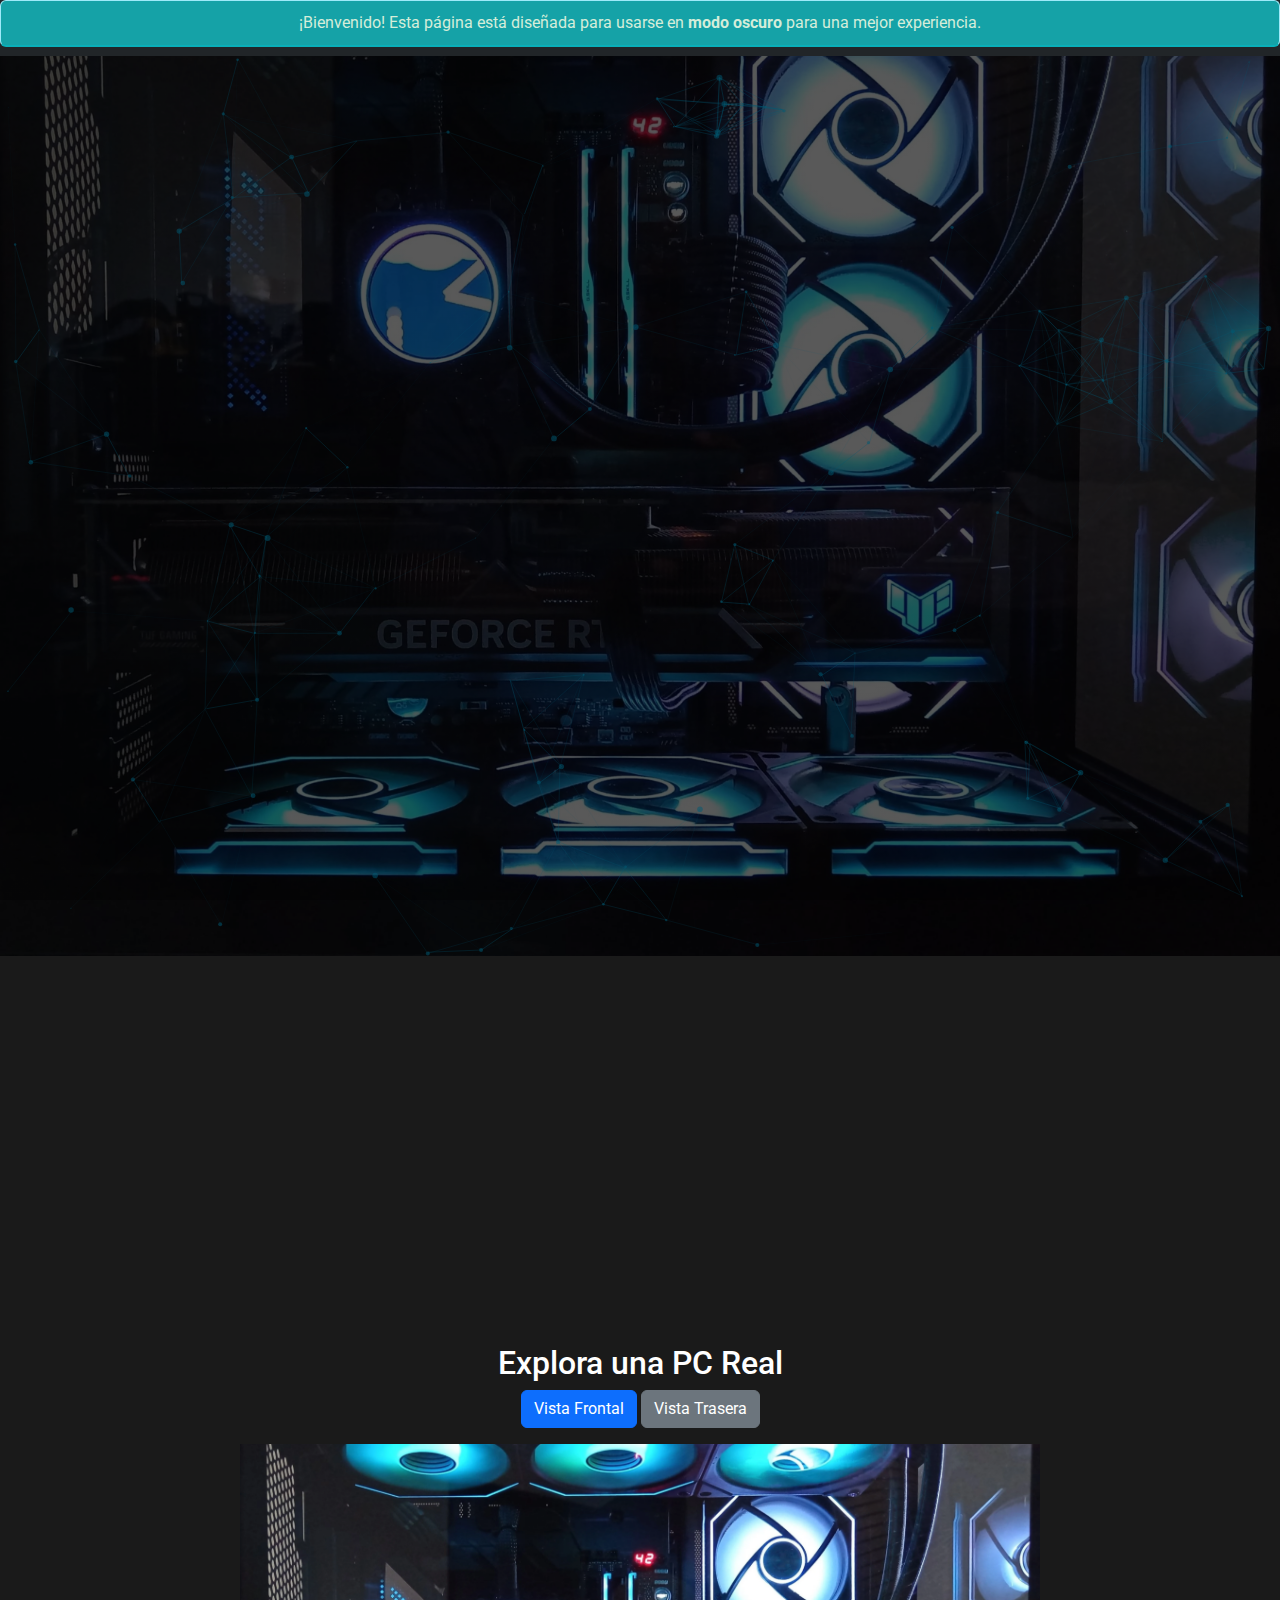
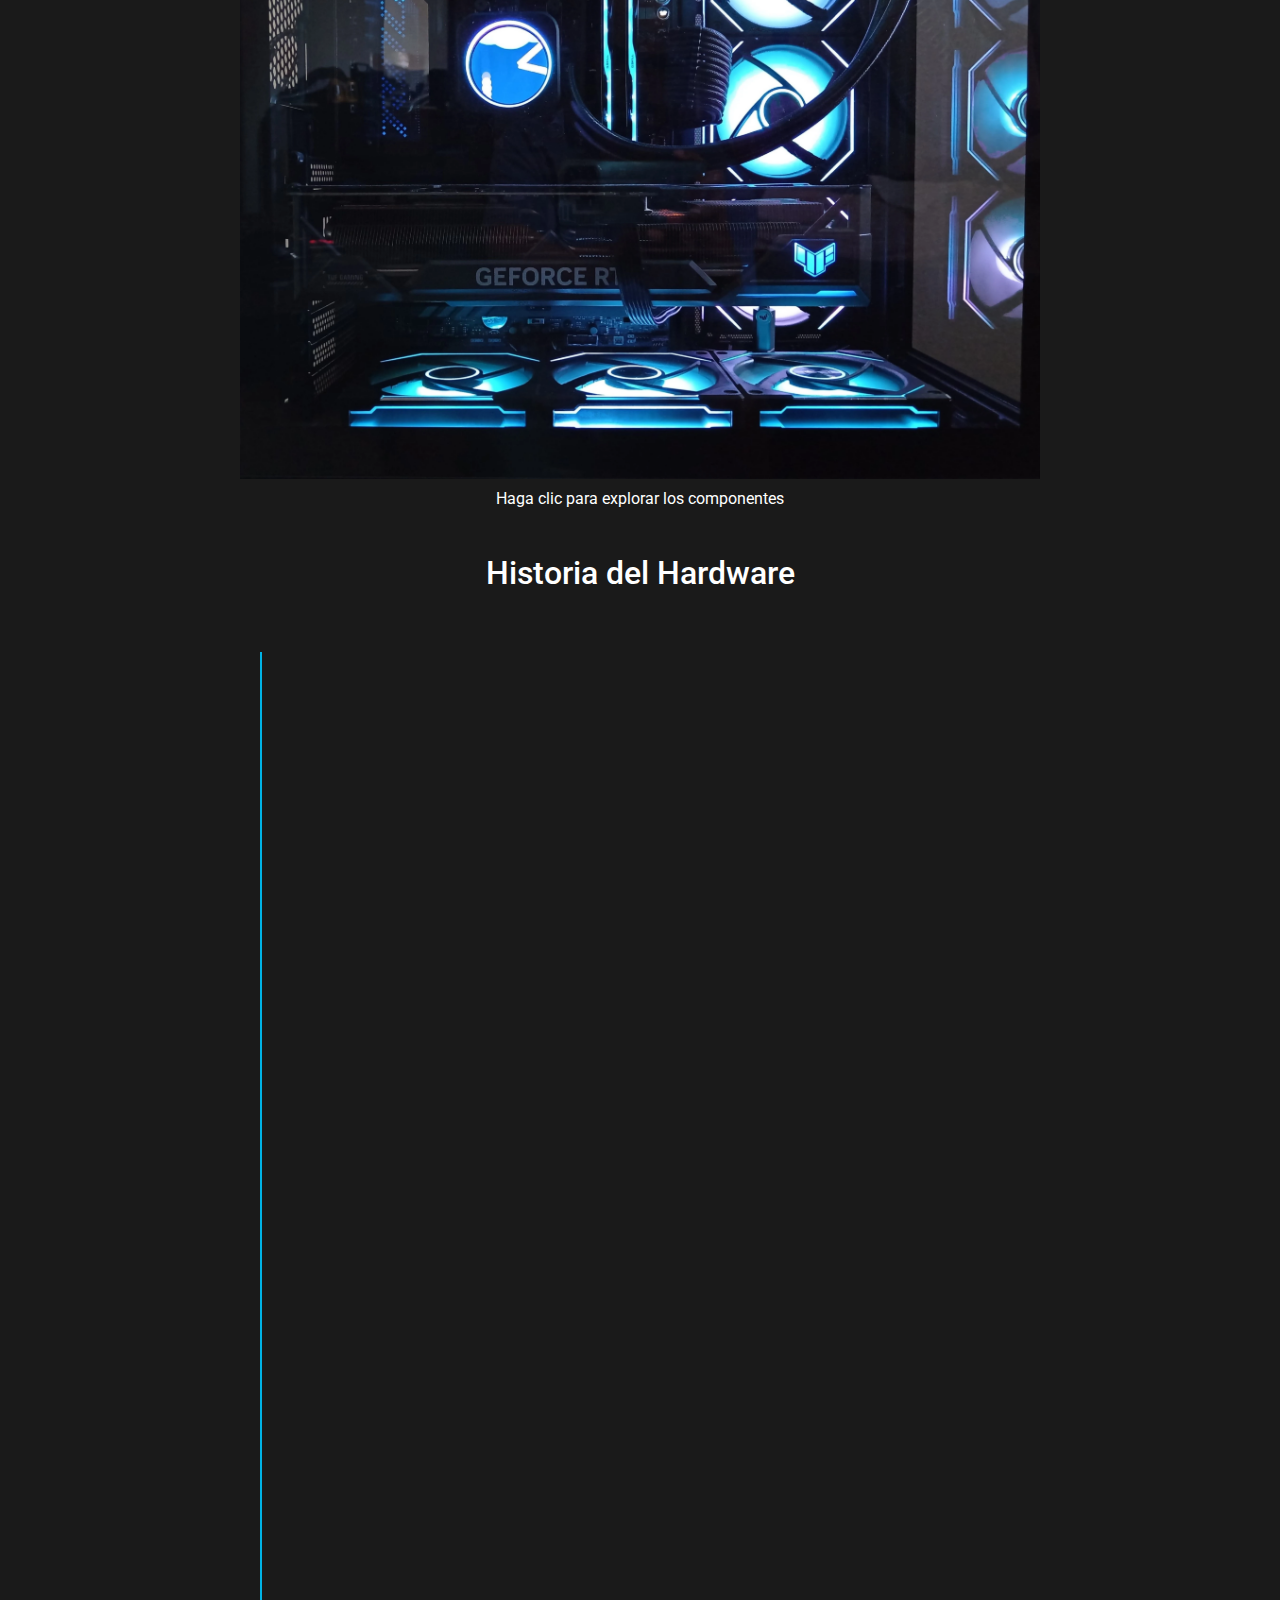
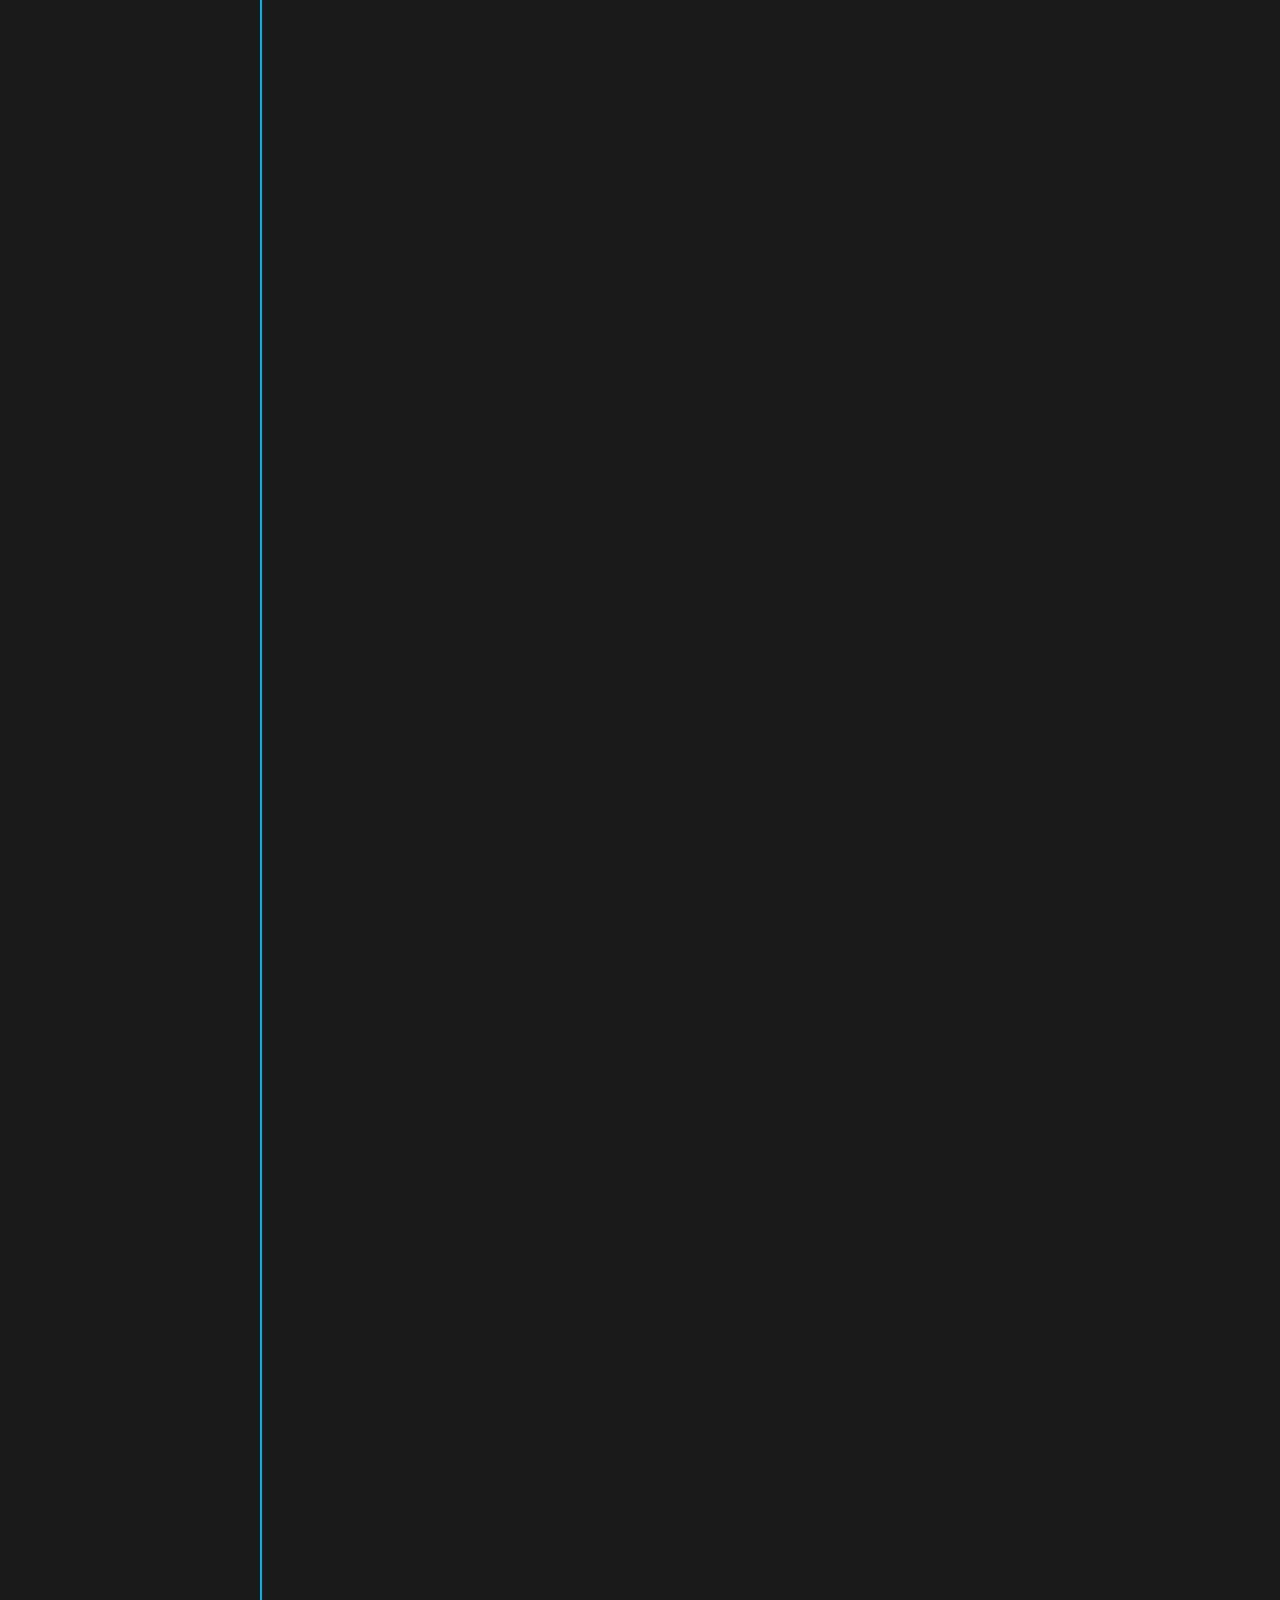
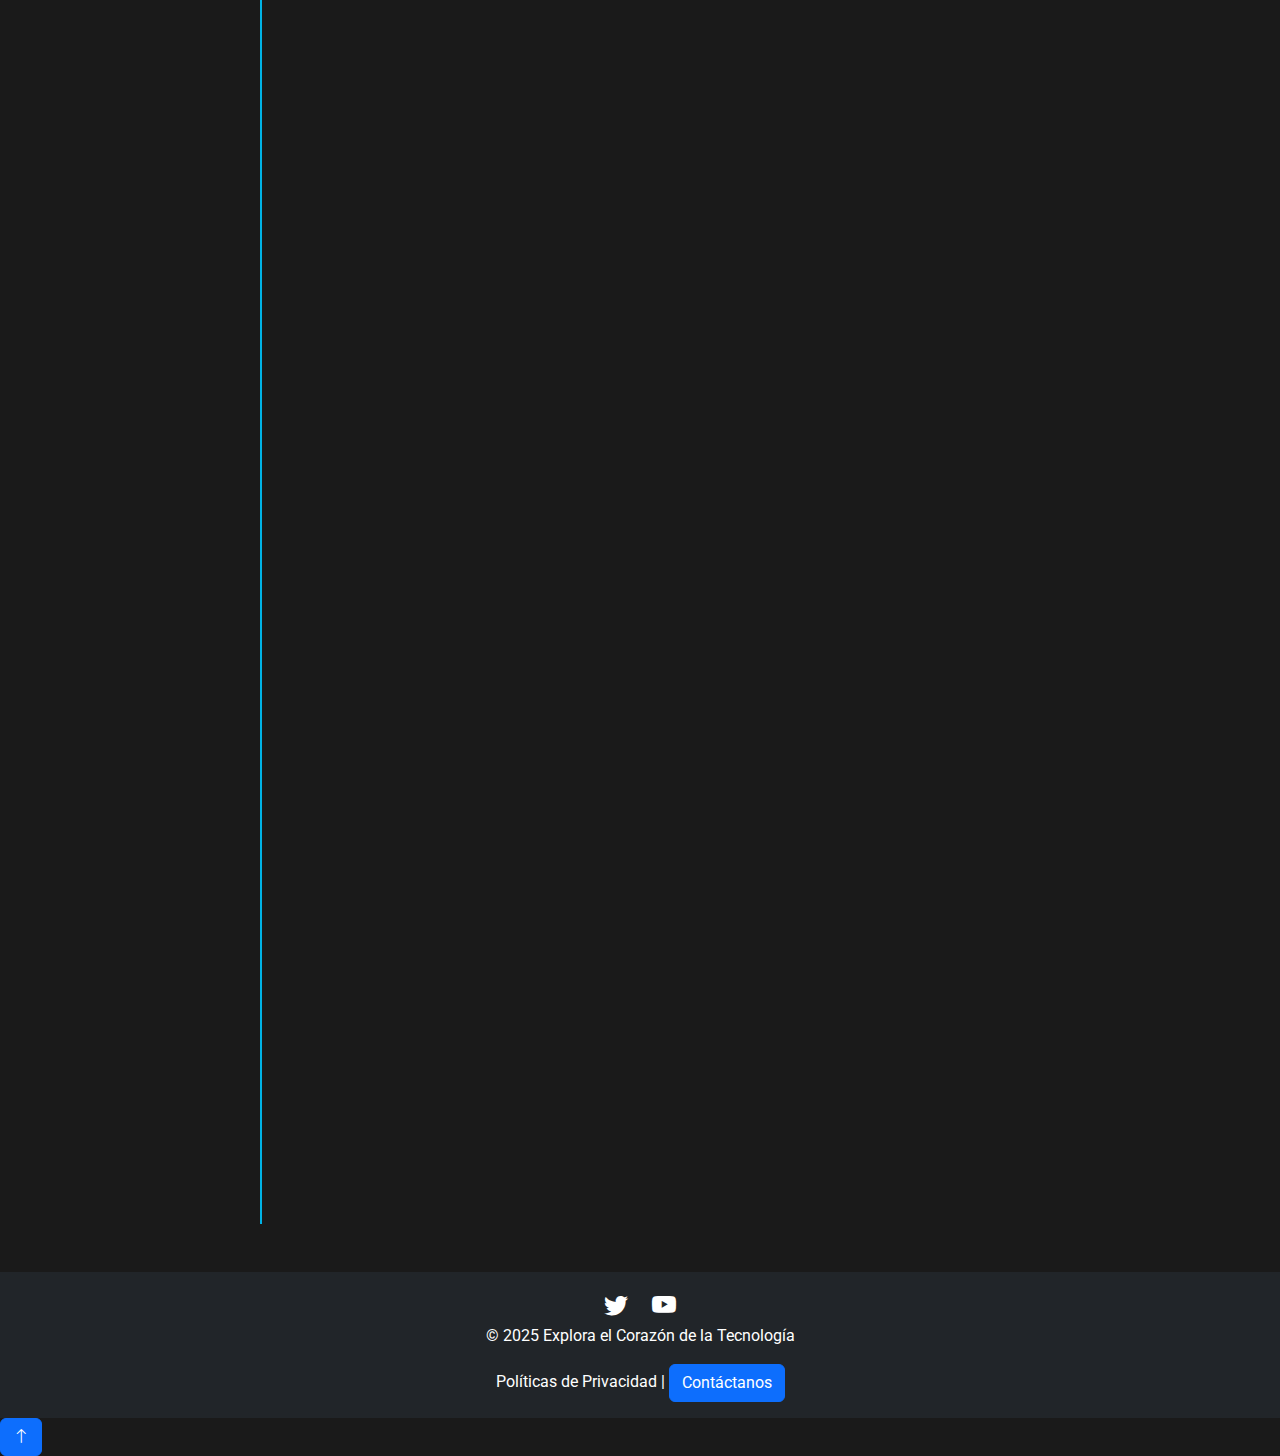
<file: index.html>
<!DOCTYPE html>
<html lang="es">
<head>
    <meta charset="UTF-8">
    <meta name="viewport" content="width=device-width, initial-scale=1.0">
    <meta name="description" content="Explora el hardware informático moderno con una experiencia interactiva única. Descubre los componentes de una PC real y aprende sobre la historia de la tecnología.">
    <meta name="keywords" content="hardware, PC, tecnología, GPU, RTX 4090, Ryzen 7, componentes, informática, simulación interactiva">
    <meta name="author" content="Tu Nombre">
    <meta property="og:title" content="Explora el Corazón de la Tecnología">
    <meta property="og:description" content="Descubre el mundo del hardware informático como nunca antes con nuestra simulación interactiva de una PC real.">
    
    <meta property="og:image" content="images/pc_closed.webp">
    <meta property="og:url" content="https://tu-sitio.com">
    <meta property="og:type" content="website">
    <meta name="twitter:card" content="summary_large_image">
    <meta name="twitter:title" content="Explora el Corazón de la Tecnología">
    <meta name="twitter:description" content="Descubre el mundo del hardware informático como nunca antes con nuestra simulación interactiva de una PC real.">
    
    <meta name="twitter:image" content="images/pc_closed.webp">
    <title>Explora el Corazón de la Tecnología</title>
    <!-- Favicon -->
    <link rel="icon" type="image/x-icon" href="images/favicon.ico">
    <!-- Fuentes y Bootstrap -->
    <link href="https://fonts.googleapis.com/css2?family=Roboto:wght@400;700&display=swap" rel="stylesheet">
    <link href="https://cdn.jsdelivr.net/npm/bootstrap@5.3.0/dist/css/bootstrap.min.css" rel="stylesheet">
    <link href="https://cdn.jsdelivr.net/npm/bootstrap-icons/font/bootstrap-icons.css" rel="stylesheet">
    <!-- Tu CSS -->
    <link rel="stylesheet" href="./styles.css">
    <!-- Preload imagen pc_closed.webp -->
    <link rel="preload" href="images/pc_closed.webp" as="image">
    <link rel="preload" href="https://fonts.googleapis.com/css2?family=Roboto:wght@400;700&display=swap" as="style">
</head>
<body class="dark-mode">
    <!-- Mensaje de Bienvenida -->
    <div id="welcome-message" class="alert alert-info text-center" role="alert">
        ¡Bienvenido! Esta página está diseñada para usarse en <strong>modo oscuro</strong> para una mejor experiencia. 
        <button id="close-welcome" class="btn btn-close ms-2" aria-label="Cerrar"></button>
    </div>
    
    
    <nav class="navbar navbar-expand-lg navbar-dark bg-dark">
        <div class="container">
            <a class="navbar-brand" href="#">Descubre la Esencia Tecnológica</a>
            <button class="navbar-toggler" type="button" data-bs-toggle="collapse" data-bs-target="#navbarNav" aria-controls="navbarNav" aria-expanded="false" aria-label="Toggle navigation">
                <span class="navbar-toggler-icon"></span>
            </button>
            <div class="collapse navbar-collapse" id="navbarNav">
                <ul class="navbar-nav ms-auto">
                    <li class="nav-item"><a class="nav-link active" href="index.html">Inicio</a></li>
                    <li class="nav-item"><a class="nav-link" href="news.html">Noticias</a></li>
                    <li class="nav-item"><a class="nav-link" href="links.html">Enlaces</a></li>
                    <li class="nav-item"><a class="nav-link" href="contact.html">Contacto</a></li>
                    <li class="nav-item">
                        <button id="theme-toggle" class="btn btn-link nav-link"><i class="bi bi-sun"></i></button>
                    </li>
                </ul>
            </div>
        </div>
    </nav>

    <!-- Hero Section con Partículas y Overlay -->
    <header class="hero text-center text-white" id="hero-section">
        <!-- Overlay para reforzar el contraste -->
        <div class="hero-overlay"></div>
        <!-- Contenedor para Particles.js -->
        <div id="particles-js" class="particles-container"></div>
        <div class="hero-content">
            <h1 class="animate-hero-title">Explora el Corazón de la Tecnología</h1>
            <p class="animate-hero-subtitle">Descubre el mundo del hardware informático como nunca antes.</p>
            <a href="#pc-section" class="btn btn-primary btn-lg mt-3 animate-hero-btn">Explora Ahora</a>
        </div>
        <!-- Cambiamos pc_closed.webp a pc_closed.webp en el background -->
        <style>
        .hero {
            background: linear-gradient(rgba(0, 0, 0, 0.3), rgba(0, 0, 0, 0.3)),
                        url('images/pc_closed.webp') no-repeat center/cover;
            background-attachment: fixed;
        }
        </style>
    </header>

    <!-- Sección Introductoria -->
    <section class="container my-5 intro-section">
        <div class="row text-center">
            <div class="col-md-8 mx-auto">
                <h2 class="mb-4">Descubre el Hardware Moderno</h2>
                <p>Interactúa con una simulación realista de una PC, explora sus componentes y aprende sobre su evolución a lo largo de la historia. Pasa el cursor sobre los elementos para descubrir más y haz clic para verlos en detalle.</p>
                <button id="start-tutorial" class="btn btn-info mt-3">Iniciar Tutorial</button>
            </div>
        </div>
    </section>

    <!-- PC Virtual con Tutorial -->
    <section class="container my-5" id="pc-section">
        <h2 class="text-center">Explora una PC Real</h2>
        <div class="view-toggle text-center mb-3">
            <button id="view-front" class="btn btn-primary active">Vista Frontal</button>
            <button id="view-back" class="btn btn-secondary">Vista Trasera</button>
        </div>
        <div class="pc-container position-relative">
            <div id="pc-views">
                <!-- Vista Frontal -->
                <div id="pc-front-view" class="pc-view active">
                    <!-- Cambiamos pc_closed.webp a pc_closed.webp -->
                    <img src="images/pc_closed.webp" alt="PC Cerrada" id="pc-image" class="img-fluid interactive" tabindex="0">
                    <p class="text-center mt-2">Haga clic para explorar los componentes</p>
                    <div id="pc-inside" class="d-none position-relative">
                        <!-- Cambiamos pc_open.webp a pc_open.webp -->
                        <img src="images/pc_open.webp" alt="PC Abierta" class="img-fluid rgb-effect" usemap="#pc-map">
                        <div class="hotspot-highlights">
                            <!-- Hotspots (sin cambio en coordenadas, solo en la data-image) -->
                            <div class="highlight" data-area="GPU" style="left: 50px; top: 355px; width: 562px; height: 120px;"></div>
                            <div class="highlight" data-area="Cooler" style="left: 221px; top: 188px; width: 101px; height: 97px;"></div>
                            <div class="highlight" data-area="Motherboard" style="left: 106px; top: 137px; width: 90px; height: 183px;"></div>
                            <div class="highlight" data-area="Fans" style="left: 111px; top: 14px; width: 514px; height: 66px;"></div>
                            <div class="highlight" data-area="Ram" style="left: 356px; top: 157px; width: 39px; height: 171px;"></div>
                            <div class="highlight" data-area="PSU" style="left: 95px; top: 511px; width: 34px; height: 29px;"></div>
                            <div class="highlight" data-area="SSD" style="left: 250px; top: 400px; width: 80px; height: 50px;"></div>
                        </div>
                        <div id="tutorial-overlay" class="tutorial-overlay d-none">
                            <div class="tutorial-step">
                                <h4>Paso <span id="tutorial-step-number">1</span> de 3</h4>
                                <p id="tutorial-message">Pasa el cursor sobre un componente para verlo resaltado.</p>
                                <button id="next-step" class="btn btn-secondary mt-2">Siguiente</button>
                            </div>
                        </div>
                    </div>
                    <map name="pc-map">
                        <!-- Cambiamos data-image de .webp a .webp -->
                        <area alt="GPU" title="GPU" data-image="images/gpu_zoomed.webp" coords="50,355,612,475" shape="rect" aria-label="Haz clic para ver la GPU">
                        <area alt="Cooler" title="Cooler" data-image="images/cooler_zoomed.webp" coords="221,188,322,285" shape="rect" aria-label="Haz clic para ver el Cooler">
                        <area alt="Motherboard" title="Motherboard" data-image="images/motherboard_zoomed.webp" coords="106,137,196,320" shape="rect" aria-label="Haz clic para ver la Placa Base">
                        <area alt="Fans" title="Fans" data-image="images/fans_zoomed.webp" coords="111,14,625,80" shape="rect" aria-label="Haz clic para ver los Ventiladores">
                        <area alt="Ram" title="Ram" data-image="images/ram_zoomed.webp" coords="356,157,395,328" shape="rect" aria-label="Haz clic para ver la Memoria RAM">
                        <area alt="PSU" title="PSU" data-image="images/psu_zoomed.webp" coords="95,540,129,511" shape="rect" aria-label="Haz clic para ver la Fuente de Alimentación">
                        <area alt="SSD" title="SSD" data-image="images/ssd_zoomed.webp" coords="250,400,330,450" shape="rect" aria-label="Haz clic para ver el SSD">
                    </map>
                </div>

                <!-- Vista Trasera -->
                <div id="pc-back-view" class="pc-view d-none">
                    <!-- Cambiamos back_closed.webp a back_closed.webp -->
                    <img src="images/back_closed.webp" alt="PC Trasera Cerrada" id="pc-back-closed" class="img-fluid interactive" tabindex="0">
                    <p class="text-center mt-2">Haga clic o presione Enter para explorar los componentes traseros</p>
                    <div id="pc-back-open" class="d-none position-relative">
                        <!-- Cambiamos back_open.webp a back_open.webp -->
                        <img src="images/back_open.webp" alt="PC Trasera Abierta" class="img-fluid rgb-effect" usemap="#back-map">
                        <div class="hotspot-highlights">
                            <div class="highlight" data-area="PSU" style="left: 472px; top: 400px; width: 263px; height: 221px;" data-debug="PSU"></div>
                        </div>
                    </div>
                    <map name="back-map">
                        <!-- Cambiamos psu_zoomed.webp a psu_zoomed.webp -->
                        <area alt="PSU" title="PSU" data-image="images/psu_zoomed.webp" coords="472,440,735,661" shape="rect" aria-label="Haz clic para ver la Fuente de Alimentación">
                    </map>
                </div>

                <!-- Contenedor Único para la Imagen Ampliada con Botones -->
                <div id="zoomed-view" class="d-none position-relative">
                    <div class="zoomed-content d-flex align-items-center">
                        
                        <img id="zoomed-image" src="images/cooler_zoomed.webp" alt="Componente Ampliada" width="800" height="650">
                        <div class="component-info ms-3 text-white">
                            <h3 id="zoomed-title">Cooler</h3>
                            <p id="zoomed-desc">Pump block del cooler, encargado de la refrigeración líquida.</p>
                        </div>
                    </div>
                    <div id="zoomed-controls" class="position-absolute bottom-0 end-0 m-3 d-none">
                        <button id="remove-cooler" class="btn btn-warning me-2">Remover el Cooler</button>
                        <button id="back-button" class="btn btn-secondary d-none">Volver Atrás</button>
                    </div>
                    <button id="close-zoomed" class="btn btn-danger btn-sm position-absolute top-0 end-0 m-2">Cerrar</button>
                </div>
            </div>
            <div id="tooltip" class="tooltip d-none"></div>
        </div>
    </section>

    <!-- Sección Histórica con Animaciones Mejoradas -->
    <section class="container my-5" id="history-section">
        <h2 class="text-center">Historia del Hardware</h2>
        <div class="timeline-container">
            <ul class="timeline-list">
                <li class="timeline-item" data-year="1971">
                    <div class="timeline-icon"><i class="bi bi-cpu"></i></div>
                    <div class="timeline-content">
                        <h3>1971 - Primer Microprocesador</h3>
                        <p class="short-desc">Intel 4004, el primer microprocesador comercial.</p>
                        <div class="expanded-desc">
                            <p>El Intel 4004 marcó el inicio de la era de los microprocesadores, con una velocidad de 740 kHz y 2300 transistores.</p>
                            <img src="images/intel_4004.webp" alt="Intel 4004" class="img-fluid" loading="lazy">
                        </div>
                    </div>
                </li>
                <li class="timeline-item" data-year="1981">
                    <div class="timeline-icon"><i class="bi bi-pc-display"></i></div>
                    <div class="timeline-content">
                        <h3>1981 - IBM PC</h3>
                        <p class="short-desc">La IBM PC establece el estándar de computadoras personales.</p>
                        <div class="expanded-desc">
                            <p>Lanzada en agosto de 1981, la IBM PC con procesador Intel 8088 definió la arquitectura de las PCs modernas.</p>
                            <img src="images/ibm_pc.webp" alt="IBM PC" class="img-fluid" loading="lazy">
                        </div>
                    </div>
                </li>
                <li class="timeline-item" data-year="1993">
                    <div class="timeline-icon"><i class="bi bi-gpu-card"></i></div>
                    <div class="timeline-content">
                        <h3>1993 - Tarjetas Gráficas 3D</h3>
                        <p class="short-desc">3dfx Voodoo revoluciona los gráficos.</p>
                        <div class="expanded-desc">
                            <p>La 3dfx Voodoo trajo gráficos 3D acelerados por hardware al mercado de consumo, cambiando la industria de los videojuegos.</p>
                            <img src="images/voodoo.webp" alt="3dfx Voodoo" class="img-fluid" loading="lazy">
                        </div>
                    </div>
                </li>
                <li class="timeline-item" data-year="2007">
                    <div class="timeline-icon"><i class="bi bi-phone"></i></div>
                    <div class="timeline-content">
                        <h3>2007 - iPhone y Procesadores Móviles</h3>
                        <p class="short-desc">Apple lanza el iPhone, popularizando los SoC móviles.</p>
                        <div class="expanded-desc">
                            <p>El iPhone introdujo el chip ARM personalizado, marcando el auge de los procesadores móviles de alto rendimiento.</p>
                            <img src="images/iphone.webp" alt="iPhone" class="img-fluid" loading="lazy">
                        </div>
                    </div>
                </li>
                <li class="timeline-item" data-year="2017">
                    <div class="timeline-icon"><i class="bi bi-hdd-stack"></i></div>
                    <div class="timeline-content">
                        <h3>2017 - Almacenamiento NVMe</h3>
                        <p class="short-desc">Los SSD NVMe superan a los discos tradicionales.</p>
                        <div class="expanded-desc">
                            <p>Los SSD con tecnología NVMe, como el Samsung 960 Pro, ofrecieron velocidades de lectura/escritura revolucionarias.</p>
                            <img src="images/nvme.webp" alt="SSD NVMe" class="img-fluid" loading="lazy">
                        </div>
                    </div>
                </li>
                <li class="timeline-item" data-year="2025">
                    <div class="timeline-icon"><i class="bi bi-motherboard"></i></div>
                    <div class="timeline-content">
                        <h3>2025 - Hardware Moderno</h3>
                        <p class="short-desc">RTX 4090 y Ryzen 9000 lideran el mercado.</p>
                        <div class="expanded-desc">
                            <p>La RTX 4090 y Ryzen 9000 representan lo último en rendimiento gráfico y computacional, con soporte para IA y 8K.</p>
                            <img src="images/rtx_4090.webp" alt="RTX 4090" class="img-fluid" loading="lazy">
                        </div>
                    </div>
                </li>
            </ul>
        </div>
    </section>

    <!-- Footer -->
    <footer class="bg-dark text-white text-center py-3">
        <div class="social-links">
            <a href="https://twitter.com" target="_blank"><i class="bi bi-twitter"></i></a>
            <a href="https://youtube.com" target="_blank"><i class="bi bi-youtube"></i></a>
        </div>
        <p>© 2025 Explora el Corazón de la Tecnología</p>
        <a href="#" data-bs-toggle="modal" data-bs-target="#privacyModal">Políticas de Privacidad</a> | 
        <a href="mailto:lc2012-0869@unphu.edu.do?subject=Consulta%20desde%20Explora%20el%20Corazón&body=Hola,%20tengo%20una%20pregunta%20o%20comentario%20sobre%20el%20proyecto.%20Gracias!" class="btn btn-primary">Contáctanos</a>
    </footer>

    <!-- Botón Volver Arriba -->
    <button id="back-to-top" class="btn btn-primary back-to-top" title="Volver Arriba">
        <i class="bi bi-arrow-up"></i>
    </button>

    <!-- Modal de Políticas de Privacidad -->
    <div class="modal fade" id="privacyModal" tabindex="-1" aria-labelledby="privacyModalLabel" aria-hidden="true">
        <div class="modal-dialog">
            <div class="modal-content">
                <div class="modal-header">
                    <h5 class="modal-title" id="privacyModalLabel">Políticas de Privacidad</h5>
                    <button type="button" class="btn-close" data-bs-dismiss="modal" aria-label="Close"></button>
                </div>
                <div class="modal-body">
                    <p>Respetamos tu privacidad. No compartimos tus datos con terceros. Este sitio usa cookies para mejorar la experiencia del usuario.</p>
                </div>
            </div>
        </div>
    </div>

    <script src="https://cdn.jsdelivr.net/npm/bootstrap@5.3.0/dist/js/bootstrap.bundle.min.js"></script>
    <script src="./js/particles.js"></script>
    <!-- Configuración de Particles.js inline -->
    <script>
    particlesJS("particles-js", {
        "particles": {
            "number": { "value": 80, "density": { "enable": true, "value_area": 800 } },
            "color": { "value": "#00b3e6" },
            "shape": {
                "type": "circle",
                "stroke": { "width": 0, "color": "#000000" },
                "polygon": { "nb_sides": 5 }
            },
            "opacity": { "value": 0.5, "random": false },
            "size": { "value": 3, "random": true },
            "line_linked": { "enable": true, "distance": 150, "color": "#00b3e6", "opacity": 0.4, "width": 1 },
            "move": { "enable": true, "speed": 6, "direction": "none", "random": false, "straight": false, "out_mode": "out" }
        },
        "interactivity": {
            "detect_on": "canvas",
            "events": {
                "onhover": { "enable": true, "mode": "repulse" },
                "onclick": { "enable": true, "mode": "push" },
                "resize": true
            },
            "modes": {
                "grab": { "distance": 140, "line_linked": { "opacity": 1 } },
                "bubble": { "distance": 400, "size": 40, "duration": 2, "opacity": 8, "speed": 3 },
                "repulse": { "distance": 200 },
                "push": { "particles_nb": 4 },
                "remove": { "particles_nb": 2 }
            }
        },
        "retina_detect": true
    });
    </script>
    <script src="./scripts.js"></script>
</body>
</html>
</file>
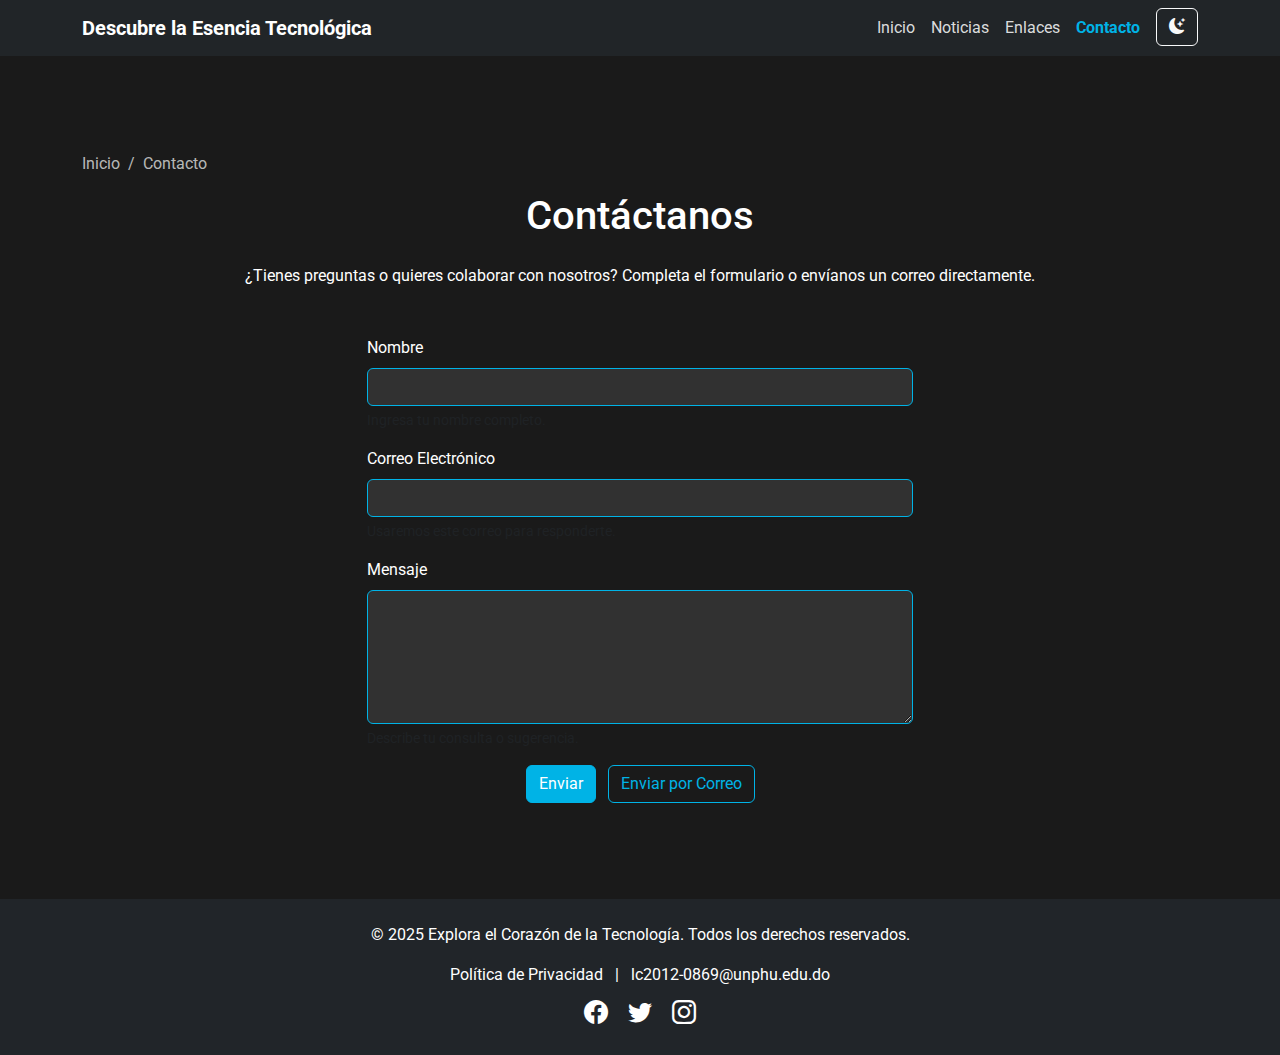
<file: contact.html>
<!DOCTYPE html>
<html lang="es">
<head>
    <meta charset="UTF-8">
    <meta name="viewport" content="width=device-width, initial-scale=1.0">
    <meta name="description" content="Contáctanos en Explora el Corazón de la Tecnología para resolver tus dudas o colaborar con nosotros.">
    <meta name="keywords" content="tecnología, hardware, contacto, soporte, Explora el Corazón">
    <meta name="author" content="Tu Nombre o Equipo">
    <meta property="og:title" content="Contacto - Explora el Corazón de la Tecnología">
    <meta property="og:description" content="Ponte en contacto con nosotros para aprender más sobre tecnología y hardware.">
    <meta property="og:image" content="/images/og-image.jpg">
    <meta property="og:url" content="https://tu-sitio.com/contact.html">
    <meta name="twitter:card" content="summary_large_image">

    <!-- Favicons con ruta /images/ -->
     <link rel="icon" type="image/x-icon" href="images/favicon.ico">

    <!-- Google Fonts -->
    <link href="https://fonts.googleapis.com/css2?family=Roboto:wght@400;700&display=swap" rel="stylesheet">
    <!-- Bootstrap CSS -->
    <link href="https://cdn.jsdelivr.net/npm/bootstrap@5.3.0/dist/css/bootstrap.min.css" rel="stylesheet">
    <!-- Bootstrap Icons -->
    <link href="https://cdn.jsdelivr.net/npm/bootstrap-icons@1.10.5/font/bootstrap-icons.css" rel="stylesheet">
    <!-- Estilos personalizados -->
    <link rel="stylesheet" href="styles.css">

    <!-- Estilos inline para asegurar que el footer esté abajo -->
    <style>
        html, body {
            height: 100%;
            margin: 0;
        }
        .page-wrapper {
            display: flex;
            flex-direction: column;
            min-height: 100vh;
        }
        main {
            flex: 1 0 auto;
        }
        footer {
            flex-shrink: 0;
        }
    </style>

    <title>Contacto - Explora el Corazón de la Tecnología</title>
</head>
<body>
    <div class="page-wrapper">
        <!-- Navbar (sin fixed-top para que no siga al bajar) -->
        <nav class="navbar navbar-expand-lg navbar-dark bg-dark">
            <div class="container">
                <a class="navbar-brand" href="index.html">Descubre la Esencia Tecnológica</a>
                <button class="navbar-toggler" type="button" data-bs-toggle="collapse" data-bs-target="#navbarNav" aria-controls="navbarNav" aria-expanded="false" aria-label="Toggle navigation">
                    <span class="navbar-toggler-icon"></span>
                </button>
                <div class="collapse navbar-collapse" id="navbarNav">
                    <ul class="navbar-nav ms-auto">
                        <li class="nav-item">
                            <a class="nav-link" href="index.html">Inicio</a>
                        </li>
                        <li class="nav-item">
                            <a class="nav-link" href="news.html">Noticias</a>
                        </li>
                        <li class="nav-item">
                            <a class="nav-link" href="links.html">Enlaces</a>
                        </li>
                        <li class="nav-item">
                            <a class="nav-link active" href="contact.html">Contacto</a>
                        </li>
                        <li class="nav-item">
                            <button id="theme-toggle" class="btn btn-outline-light ms-2" aria-label="Cambiar tema">
                                <i class="bi bi-moon-stars-fill"></i>
                            </button>
                        </li>
                    </ul>
                </div>
            </div>
        </nav>

        <!-- Contenido principal -->
        <main class="container my-5 pt-5">
            <nav aria-label="breadcrumb">
                <ol class="breadcrumb">
                    <li class="breadcrumb-item"><a href="index.html">Inicio</a></li>
                    <li class="breadcrumb-item active" aria-current="page">Contacto</li>
                </ol>
            </nav>

            <h1 class="text-center mb-4">Contáctanos</h1>
            <p class="text-center mb-5">¿Tienes preguntas o quieres colaborar con nosotros? Completa el formulario o envíanos un correo directamente.</p>

            <!-- Formulario de contacto -->
            <div class="container my-5">
                <form id="contact-form" class="col-md-6 mx-auto">
                    <div class="mb-3">
                        <label for="name" class="form-label">Nombre</label>
                        <input type="text" class="form-control" id="name" required aria-describedby="nameHelp">
                        <div id="nameHelp" class="form-text">Ingresa tu nombre completo.</div>
                    </div>
                    <div class="mb-3">
                        <label for="email" class="form-label">Correo Electrónico</label>
                        <input type="email" class="form-control" id="email" required aria-describedby="emailHelp">
                        <div id="emailHelp" class="form-text">Usaremos este correo para responderte.</div>
                    </div>
                    <div class="mb-3">
                        <label for="message" class="form-label">Mensaje</label>
                        <textarea class="form-control" id="message" rows="5" required aria-describedby="messageHelp"></textarea>
                        <div id="messageHelp" class="form-text">Describe tu consulta o sugerencia.</div>
                    </div>
                    <div class="text-center">
                        <button type="submit" class="btn btn-primary">Enviar</button>
                        <a href="#" id="mailto-btn" class="btn btn-outline-primary ms-2">Enviar por Correo</a>
                    </div>
                </form>
                <div id="form-success" class="alert alert-success mt-3 d-none" role="alert">
                    ¡Mensaje enviado con éxito! Te responderemos pronto.
                </div>
            </div>
        </main>

        <!-- Footer -->
        <footer class="bg-dark text-white py-4">
            <div class="container text-center">
                <p>© 2025 Explora el Corazón de la Tecnología. Todos los derechos reservados.</p>
                <a href="#" class="text-white" data-bs-toggle="modal" data-bs-target="#privacyModal">Política de Privacidad</a>
                <span class="mx-2">|</span>
                <a href="mailto:lc2012-0869@unphu.edu.do" class="text-white">lc2012-0869@unphu.edu.do</a>
                <div class="social-links mt-2">
                    <a href="https://facebook.com" target="_blank" class="text-white mx-2" aria-label="Facebook"><i class="bi bi-facebook"></i></a>
                    <a href="https://twitter.com" target="_blank" class="text-white mx-2" aria-label="Twitter"><i class="bi bi-twitter"></i></a>
                    <a href="https://instagram.com" target="_blank" class="text-white mx-2" aria-label="Instagram"><i class="bi bi-instagram"></i></a>
                </div>
            </div>
        </footer>
    </div>

    <!-- Modal de Políticas de Privacidad -->
    <div class="modal fade" id="privacyModal" tabindex="-1" aria-labelledby="privacyModalLabel" aria-hidden="true">
        <div class="modal-dialog">
            <div class="modal-content">
                <div class="modal-header">
                    <h5 class="modal-title" id="privacyModalLabel">Política de Privacidad</h5>
                    <button type="button" class="btn-close" data-bs-dismiss="modal" aria-label="Close"></button>
                </div>
                <div class="modal-body">
                    <p>Tu privacidad es importante para nosotros. En Explora el Corazón de la Tecnología, recopilamos información básica como tu nombre y correo electrónico únicamente para responder a tus consultas. No compartimos tus datos con terceros sin tu consentimiento. Para más detalles, contáctanos.</p>
                </div>
                <div class="modal-footer">
                    <button type="button" class="btn btn-secondary" data-bs-dismiss="modal">Cerrar</button>
                </div>
            </div>
        </div>
    </div>

    <!-- Bootstrap JS -->
    <script src="https://cdn.jsdelivr.net/npm/bootstrap@5.3.0/dist/js/bootstrap.bundle.min.js"></script>
    <!-- Scripts personalizados -->
    <script src="scripts.js"></script>
</body>
</html>
</file>
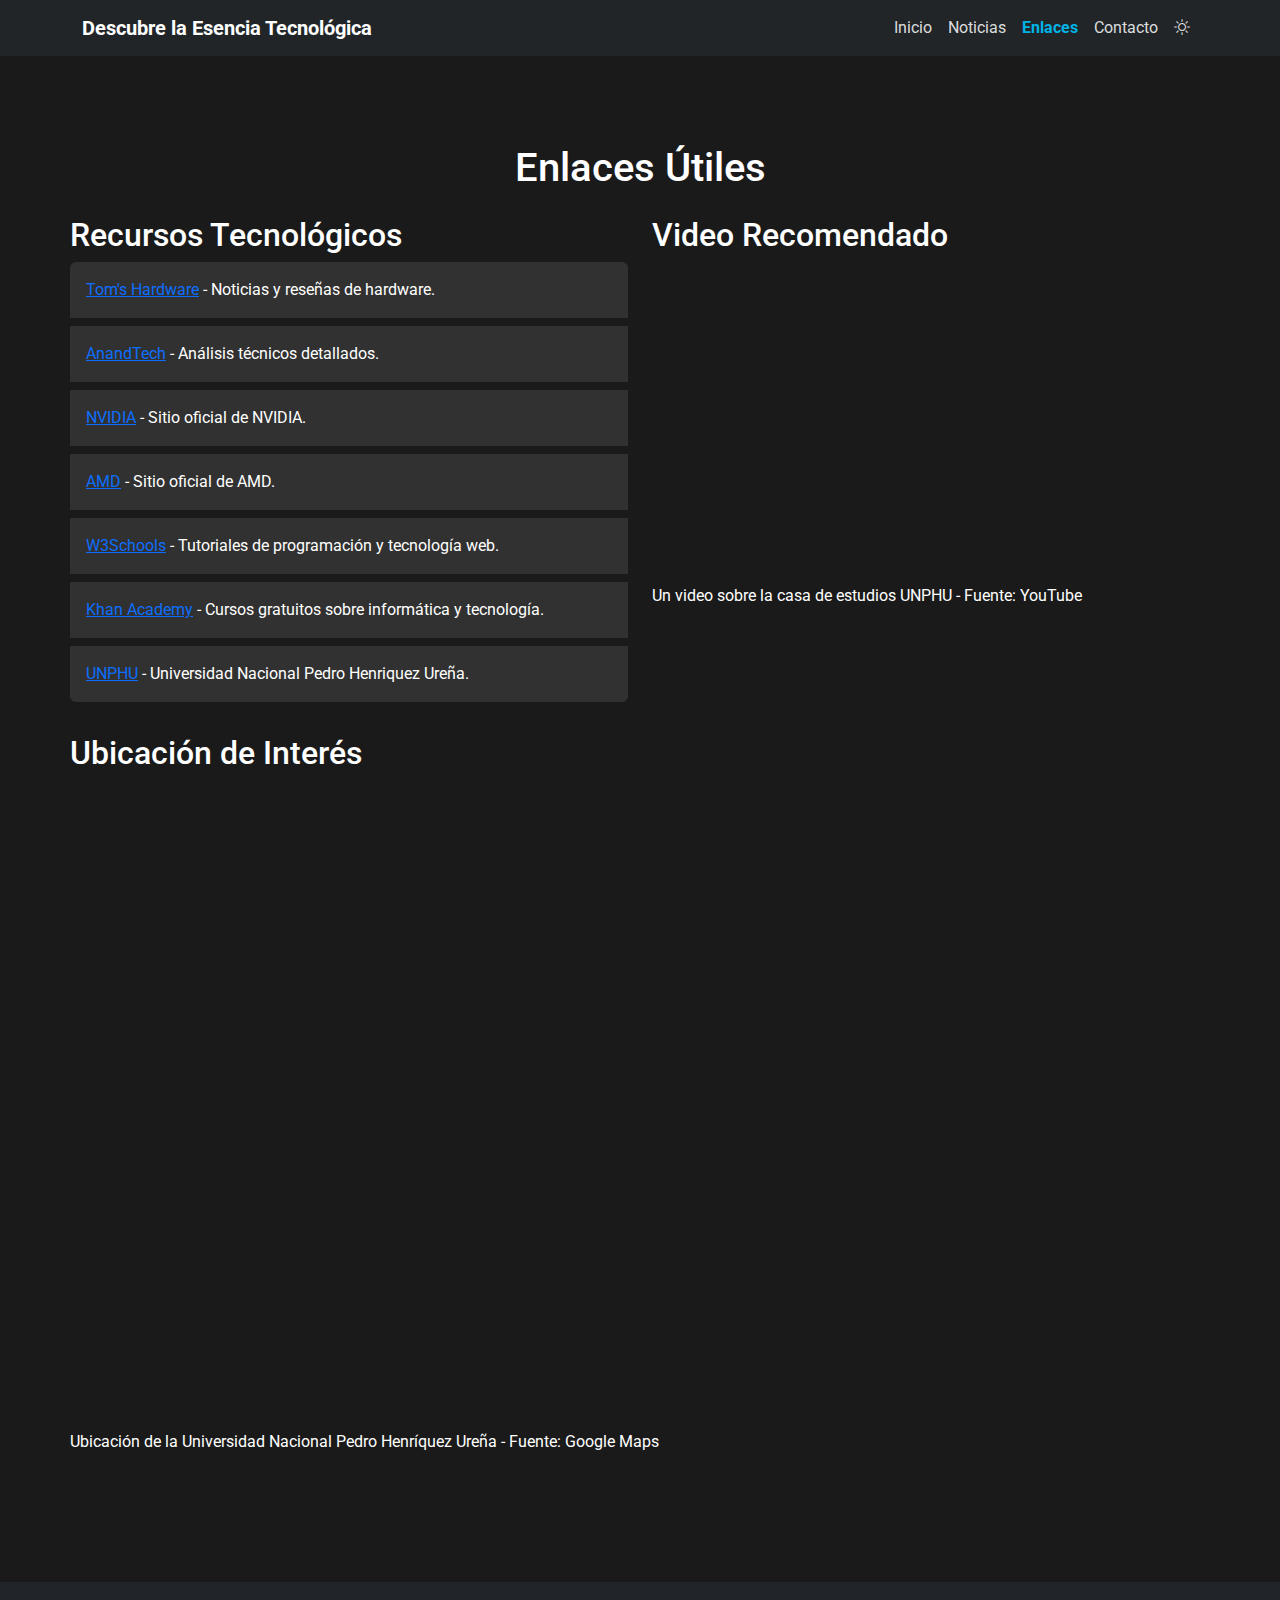
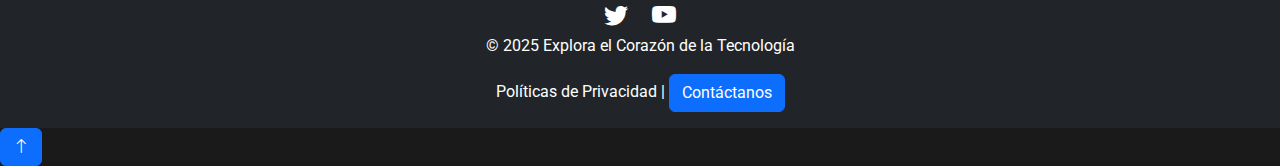
<file: links.html>
<!DOCTYPE html>
<html lang="es">
<head>
    <meta charset="UTF-8">
    <meta name="viewport" content="width=device-width, initial-scale=1.0">
    <meta name="description" content="Enlaces útiles sobre tecnología, videos de YouTube y mapas interactivos.">
    <meta name="keywords" content="tecnología, enlaces, YouTube, Google Maps, hardware">
    <meta name="author" content="Tu Nombre">
    <meta property="og:title" content="Enlaces Útiles - Explora el Corazón de la Tecnología">
    <meta property="og:description" content="Encuentra recursos útiles, videos y mapas relacionados con la tecnología y el hardware.">
    <meta property="og:image" content="images/pc_closed.webp">
    <meta property="og:url" content="https://tu-sitio.com/links.html">
    <meta property="og:type" content="website">
    <meta name="twitter:card" content="summary_large_image">
    <link rel="icon" type="image/x-icon" href="images/favicon.ico">
    <title>Enlaces Útiles - Explora el Corazón de la Tecnología</title>
    <!-- Fuentes y Bootstrap -->
    <link href="https://fonts.googleapis.com/css2?family=Roboto:wght@400;700&display=swap" rel="stylesheet">
    <link href="https://cdn.jsdelivr.net/npm/bootstrap@5.3.0/dist/css/bootstrap.min.css" rel="stylesheet">
    <link href="https://cdn.jsdelivr.net/npm/bootstrap-icons/font/bootstrap-icons.css" rel="stylesheet">
    <!-- Tu CSS -->
    <link rel="stylesheet" href="./styles.css">
</head>
<body class="dark-mode">
    <!-- Navbar -->
    <nav class="navbar navbar-expand-lg navbar-dark bg-dark">
        <div class="container">
            <a class="navbar-brand" href="#">Descubre la Esencia Tecnológica</a>
            <button class="navbar-toggler" type="button" data-bs-toggle="collapse" data-bs-target="#navbarNav" aria-controls="navbarNav" aria-expanded="false" aria-label="Toggle navigation">
                <span class="navbar-toggler-icon"></span>
            </button>
            <div class="collapse navbar-collapse" id="navbarNav">
                <ul class="navbar-nav ms-auto">
                    <li class="nav-item"><a class="nav-link" href="index.html">Inicio</a></li>
                    <li class="nav-item"><a class="nav-link" href="news.html">Noticias</a></li>
                    <li class="nav-item"><a class="nav-link active" href="links.html">Enlaces</a></li>
                    <li class="nav-item"><a class="nav-link" href="contact.html">Contacto</a></li>
                    <li class="nav-item">
                        <button id="theme-toggle" class="btn btn-link nav-link"><i class="bi bi-sun"></i></button>
                    </li>
                </ul>
            </div>
        </div>
    </nav>

    <!-- Sección Principal -->
    <section class="container my-5 section">
        <h1 class="text-center mb-4">Enlaces Útiles</h1>
        <div class="row">
            <!-- Lista de Enlaces -->
            <div class="col-md-6 mb-4">
                <h2>Recursos Tecnológicos</h2>
                <ul class="list-group">
                    <li class="list-group-item">
                        <a href="https://www.tomshardware.com" target="_blank" rel="noopener noreferrer">Tom's Hardware</a> 
                        <span class="link-desc"> - Noticias y reseñas de hardware.</span>
                    </li>
                    <li class="list-group-item">
                        <a href="https://www.anandtech.com" target="_blank" rel="noopener noreferrer">AnandTech</a> 
                        <span class="link-desc"> - Análisis técnicos detallados.</span>
                    </li>
                    <li class="list-group-item">
                        <a href="https://www.nvidia.com" target="_blank" rel="noopener noreferrer">NVIDIA</a> 
                        <span class="link-desc"> - Sitio oficial de NVIDIA.</span>
                    </li>
                    <li class="list-group-item">
                        <a href="https://www.amd.com" target="_blank" rel="noopener noreferrer">AMD</a> 
                        <span class="link-desc"> - Sitio oficial de AMD.</span>
                    </li>
                    <li class="list-group-item">
                        <a href="https://www.w3schools.com" target="_blank" rel="noopener noreferrer">W3Schools</a> 
                        <span class="link-desc"> - Tutoriales de programación y tecnología web.</span>
                    </li>
                    <li class="list-group-item">
                        <a href="https://www.khanacademy.org/computing" target="_blank" rel="noopener noreferrer">Khan Academy</a> 
                        <span class="link-desc"> - Cursos gratuitos sobre informática y tecnología.</span>
                        
                    </li>
                    <li class="list-group-item">
                        <a href="https://https://unphu.edu.do" target="_blank" rel="noopener noreferrer">UNPHU</a> 
                        <span class="link-desc"> - Universidad Nacional Pedro Henriquez Ureña.</span>
                        
                    </li>
                </ul>
            </div>

            <!-- iFrame de YouTube -->
            <div class="col-md-6 mb-4">
                <h2>Video Recomendado</h2>
                <div class="ratio ratio-16x9">
                    <iframe 
                        src="https://www.youtube.com/embed/8VByg8FVaGs?si=QYHatGIyoOVwdH0j" 
                        title="YouTube video player" 
                        frameborder="0" 
                        allow="accelerometer; autoplay; clipboard-write; encrypted-media; gyroscope; picture-in-picture; web-share" 
                        referrerpolicy="strict-origin-when-cross-origin" 
                        allowfullscreen
                        loading="lazy">
                    </iframe>
                </div>
                <p class="text-muted mt-2">Un video sobre la casa de estudios UNPHU - Fuente: YouTube</p>
            </div>

            <!-- iFrame de Google Maps -->
            <div class="col-md-12 mb-4">
                <h2>Ubicación de Interés</h2>
                <div class="ratio ratio-16x9">
                    <iframe 
                        src="https://www.google.com/maps/embed?pb=!1m18!1m12!1m3!1d7568.053124254294!2d-69.95019853403713!3d18.482455993979606!2m3!1f0!2f0!3f0!3m2!1i1024!2i768!4f13.1!3m3!1m2!1s0x8eaf89f362e578d3%3A0x19d59fe09af95898!2sUniversidad%20Nacional%20Pedro%20Henr%C3%ADquez%20Ure%C3%B1a!5e0!3m2!1sen!2sdo!4v1741714008328!5m2!1sen!2sdo" 
                        style="border:0;" 
                        allowfullscreen="" 
                        loading="lazy" 
                        referrerpolicy="no-referrer-when-downgrade">
                    </iframe>
                </div>
                <p class="text-muted mt-2">Ubicación de la Universidad Nacional Pedro Henríquez Ureña - Fuente: Google Maps</p>
            </div>
        </div>
    </section>

    <!-- Footer -->
    <footer class="bg-dark text-white text-center py-3">
        <div class="social-links">
            <a href="https://twitter.com" target="_blank"><i class="bi bi-twitter"></i></a>
            <a href="https://youtube.com" target="_blank"><i class="bi bi-youtube"></i></a>
        </div>
        <p>© 2025 Explora el Corazón de la Tecnología</p>
        <a href="#" data-bs-toggle="modal" data-bs-target="#privacyModal">Políticas de Privacidad</a> | 
        <a href="/cdn-cgi/l/email-protection#472e29212e47223f372b283524312722242f6924282a" class="btn btn-primary">Contáctanos</a>
    </footer>

    <!-- Botón Volver Arriba -->
    <button id="back-to-top" class="btn btn-primary back-to-top" title="Volver Arriba">
        <i class="bi bi-arrow-up"></i>
    </button>

    <!-- Modal de Políticas de Privacidad -->
    <div class="modal fade" id="privacyModal" tabindex="-1" aria-labelledby="privacyModalLabel" aria-hidden="true">
        <div class="modal-dialog">
            <div class="modal-content">
                <div class="modal-header">
                    <h5 class="modal-title" id="privacyModalLabel">Políticas de Privacidad</h5>
                    <button type="button" class="btn-close" data-bs-dismiss="modal" aria-label="Close"></button>
                </div>
                <div class="modal-body">
                    <p>Respetamos tu privacidad. No compartimos tus datos con terceros. Este sitio usa cookies para mejorar la experiencia del usuario.</p>
                </div>
            </div>
        </div>
    </div>

    <!-- Scripts -->
    <script src="https://cdn.jsdelivr.net/npm/bootstrap@5.3.0/dist/js/bootstrap.bundle.min.js"></script>
    <script src="./scripts.js"></script>
</body>
</html>
</file>
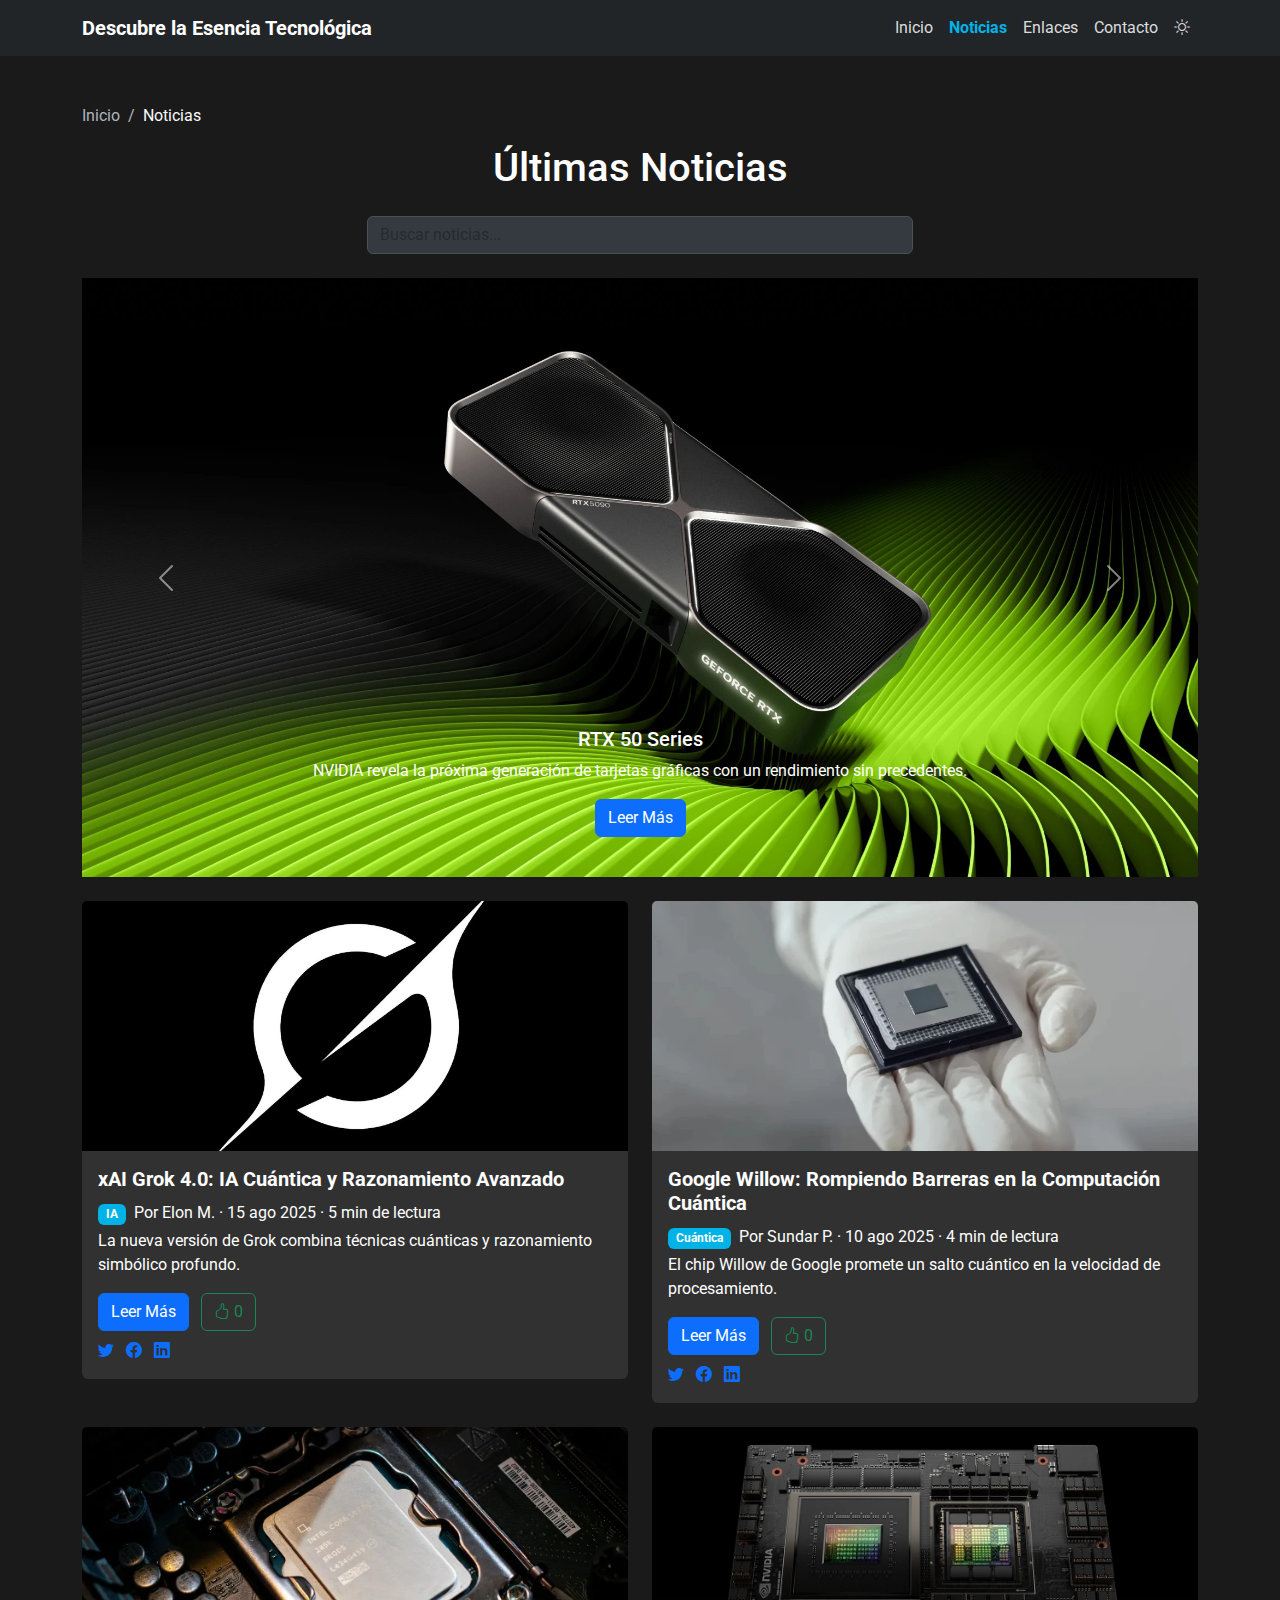
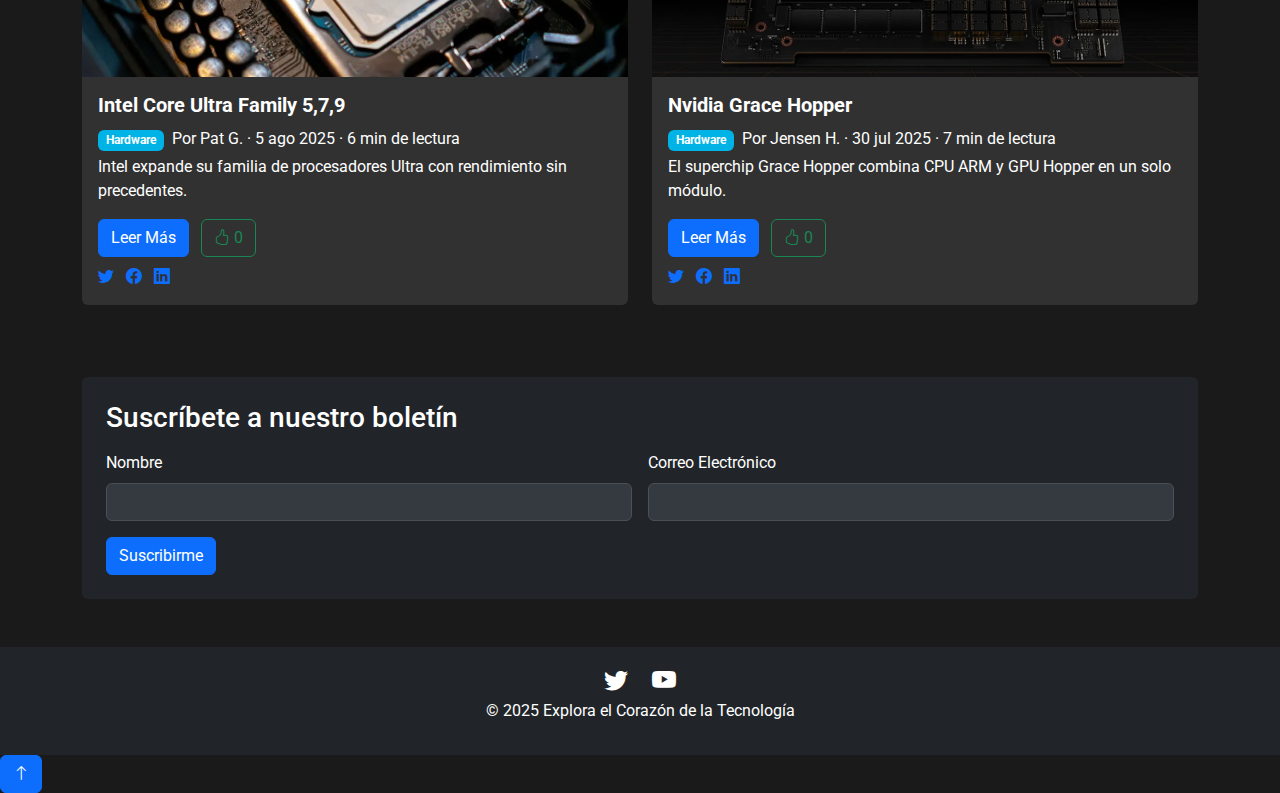
<file: news.html>
<!DOCTYPE html>
<html lang="es">
<head>
  <meta charset="UTF-8">
  <meta name="viewport" content="width=device-width, initial-scale=1.0">
  <meta name="description" content="Últimas noticias sobre hardware y tecnología.">
  <meta name="keywords" content="noticias, hardware, tecnología, GPU, Ryzen">
  <meta name="author" content="Tu Nombre">
  <title>Noticias - Explora el Corazón de la Tecnología</title>
  <link rel="icon" type="image/x-icon" href="images/favicon.ico">
  <link href="https://fonts.googleapis.com/css2?family=Roboto:wght@400;700&display=swap" rel="stylesheet">
  <link href="https://cdn.jsdelivr.net/npm/bootstrap@5.3.0/dist/css/bootstrap.min.css" rel="stylesheet">
  <link href="https://cdn.jsdelivr.net/npm/bootstrap-icons/font/bootstrap-icons.css" rel="stylesheet">
  <link rel="stylesheet" href="./styles.css">
</head>
<body class="dark-mode">
  <nav class="navbar navbar-expand-lg navbar-dark bg-dark">
    <div class="container">
      <a class="navbar-brand" href="index.html">Descubre la Esencia Tecnológica</a>
      <button class="navbar-toggler" type="button" data-bs-toggle="collapse" data-bs-target="#navbarNav" aria-controls="navbarNav" aria-expanded="false" aria-label="Toggle navigation">
        <span class="navbar-toggler-icon"></span>
      </button>
      <div class="collapse navbar-collapse" id="navbarNav">
        <ul class="navbar-nav ms-auto">
          <li class="nav-item"><a class="nav-link" href="index.html">Inicio</a></li>
          <li class="nav-item"><a class="nav-link active" href="news.html">Noticias</a></li>
          <li class="nav-item"><a class="nav-link" href="links.html">Enlaces</a></li>
          <li class="nav-item"><a class="nav-link" href="contact.html">Contacto</a></li>
          <li class="nav-item">
            <button id="theme-toggle" class="btn btn-link nav-link"><i class="bi bi-sun"></i></button>
          </li>
        </ul>
      </div>
    </div>
  </nav>

  <div class="container my-5">
    <nav aria-label="breadcrumb">
      <ol class="breadcrumb">
        <li class="breadcrumb-item"><a href="index.html">Inicio</a></li>
        <li class="breadcrumb-item active" aria-current="page">Noticias</li>
      </ol>
    </nav>

    <h1 class="text-center">Últimas Noticias</h1>

    <!-- Barra de Búsqueda -->
    <div class="row my-4">
      <div class="col-md-6 mx-auto">
        <input type="text" id="search-input" class="form-control" placeholder="Buscar noticias...">
      </div>
    </div>

    <!-- Carrusel de Noticias Destacadas -->
    <div id="featuredNewsCarousel" class="carousel slide mb-4" data-bs-ride="carousel">
      <div class="carousel-inner" id="featured-news-inner">
       
      </div>
      <button class="carousel-control-prev" type="button" data-bs-target="#featuredNewsCarousel" data-bs-slide="prev">
        <span class="carousel-control-prev-icon" aria-hidden="true"></span>
        <span class="visually-hidden">Anterior</span>
      </button>
      <button class="carousel-control-next" type="button" data-bs-target="#featuredNewsCarousel" data-bs-slide="next">
        <span class="carousel-control-next-icon" aria-hidden="true"></span>
        <span class="visually-hidden">Siguiente</span>
      </button>
    </div>

    
    <div id="news-list" class="row"></div>

    <!-- CTA -->
    <div class="mt-5 p-4 bg-dark text-white rounded">
      <h3 class="mb-3">Suscríbete a nuestro boletín</h3>
      <form id="subscribe-form" class="row g-3">
        <div class="col-md-6">
          <label for="subscribe-name" class="form-label">Nombre</label>
          <input type="text" class="form-control" id="subscribe-name" required>
        </div>
        <div class="col-md-6">
          <label for="subscribe-email" class="form-label">Correo Electrónico</label>
          <input type="email" class="form-control" id="subscribe-email" required>
        </div>
        <div class="col-12">
          <button type="submit" class="btn btn-primary">Suscribirme</button>
        </div>
      </form>
      <div id="subscribe-success" class="alert alert-success mt-3 d-none" role="alert">
        ¡Gracias por suscribirte! Pronto recibirás nuestras últimas noticias.
      </div>
    </div>
  </div>

  <footer class="bg-dark text-white text-center py-3">
    <div class="social-links">
      <a href="https://twitter.com" target="_blank"><i class="bi bi-twitter"></i></a>
      <a href="https://youtube.com" target="_blank"><i class="bi bi-youtube"></i></a>
    </div>
    <p>© 2025 Explora el Corazón de la Tecnología</p>
  </footer>

  <button id="back-to-top" class="btn btn-primary back-to-top" title="Volver Arriba">
    <i class="bi bi-arrow-up"></i>
  </button>

  <script src="https://cdn.jsdelivr.net/npm/bootstrap@5.3.0/dist/js/bootstrap.bundle.min.js"></script>
  <script src="./js/particles.js"></script>
  <script src="./scripts.js"></script>
</body>
</html>
</file>
<file: styles.css>
/*******************************************************
 * Variables de Color y Configuración Global (Ajustado)
 *******************************************************/
 :root {
    --bg-color: #1a1a1a;
    --text-color: #ffffff;
    --accent-color: #00b3e6;
    --text-muted-color: rgba(255, 255, 255, 0.7);
    --card-bg: rgba(255, 255, 255, 0.1);
    --shadow-color: rgba(0, 179, 230, 0.5);
    --bs-body-color: #ffffff; 
    --bs-card-color: #ffffff; 
}

body.light-mode {
    --bg-color: #ffffff;
    --text-color: #333333;
    --accent-color: #007bff;
    --text-muted-color: rgba(0, 0, 0, 0.6);
    --card-bg: rgba(0, 0, 0, 0.05);
    --shadow-color: rgba(0, 123, 255, 0.5);
    --bs-body-color: #333333; 
    --bs-card-color: #333333; 
}

body {
    background-color: var(--bg-color);
    color: var(--text-color);
    font-family: 'Roboto', sans-serif;
    overflow-x: hidden;
    transition: background-color 0.3s ease, color 0.3s ease;
    margin: 0;
    height: 100vh;
}


.card {
    background: var(--card-bg);
    color: var(--text-color) !important; 
    border: none;
    transition: transform 0.3s ease;
}

.card-body {
    color: var(--text-color) !important; 
}

/*******************************************************
 * Navbar
 *******************************************************/
.navbar-dark.bg-dark {
    background-color: #212528 !important;
}

.navbar-brand {
    font-weight: 700;
    color: #fff !important; 
}

.navbar-nav .nav-link {
    color: rgba(255, 255, 255, 0.85) !important; 
    transition: color 0.3s ease;
}

body.light-mode .navbar-nav .nav-link {
    color: rgba(255, 255, 255, 0.85) !important; 
}

.nav-link.active {
    font-weight: 700;
    color: var(--accent-color) !important;
}

/*******************************************************
 * Breadcrumb
 *******************************************************/
.breadcrumb-item a, .breadcrumb-item.active {
    text-decoration: none;
    color: var(--text-muted-color);
}

body.dark-mode .breadcrumb-item a, body.dark-mode .breadcrumb-item.active {
    color: #adb5bd;
}

body.dark-mode .breadcrumb-item.active {
    color: #f8f9fa;
}

.breadcrumb-item + .breadcrumb-item::before {
    color: var(--text-muted-color);
}

/*******************************************************
 * Hero Section
 *******************************************************/
.hero {
    min-height: 100vh;
    display: flex;
    flex-direction: column;
    justify-content: center;
    position: relative;
    background: linear-gradient(rgba(0, 0, 0, 0.3), rgba(0, 0, 0, 0.3)), url('images/pc_closed.webp') no-repeat center/cover;
    background-attachment: fixed;
}

.hero-overlay {
    position: absolute;
    top: 0;
    left: 0;
    width: 100%;
    height: 100%;
    background: rgba(0, 0, 0, 0.5);
    z-index: 1;
}

.particles-container {
    position: absolute;
    top: 0;
    left: 0;
    width: 100%;
    height: 100%;
    z-index: 0;
    pointer-events: none;
}

.hero-content {
    position: relative;
    z-index: 2;
    text-align: center;
    padding: 0 15px;
}

.animate-hero-title, .animate-hero-subtitle, .animate-hero-btn {
    opacity: 0;
    transform: translateY(20px);
    animation: fadeInUp 1s ease forwards;
}

.animate-hero-subtitle { animation-delay: 0.3s; }
.animate-hero-btn { animation-delay: 0.6s; }

.animate-hero-btn:hover {
    animation: pulse 1.5s infinite;
}

@keyframes fadeInUp {
    to { opacity: 1; transform: translateY(0); }
}

@keyframes pulse {
    0% { transform: scale(1); }
    50% { transform: scale(1.05); }
    100% { transform: scale(1); }
}

/*******************************************************
 * Secciones Generales
 *******************************************************/
.section, .intro-section {
    padding: 40px 0;
    opacity: 0;
    transform: translateY(50px);
    transition: opacity 0.5s ease, transform 0.5s ease;
}

.section.visible {
    opacity: 1;
    transform: translateY(0);
}

.intro-section h2 {
    font-size: 2rem;
    margin-bottom: 20px;
}

.intro-section p {
    font-size: 1.1rem;
    opacity: 0.8;
}

/*******************************************************
 * PC Virtual y Zoom
 *******************************************************/
 .pc-container {
    max-width: 800px;
    margin: 0 auto;
    position: relative;
    margin-bottom: 60px; /* Margen inferior para separar de la siguiente sección */
}

#pc-views {
    position: relative;
    min-height: 650px;
}

.pc-view {
    position: absolute;
    top: 0;
    left: 0;
    width: 100%;
    opacity: 0;
    transition: opacity 0.5s ease-in-out;
}

.pc-view.active {
    opacity: 1;
}

.interactive {
    transition: transform 0.3s ease-in-out, opacity 0.5s ease-in-out, border 0.3s ease-in-out;
    cursor: pointer;
    outline: none;
}

.interactive:hover, .interactive:focus {
    transform: scale(1.05);
    opacity: 0.9;
    border: 3px solid var(--accent-color);
    box-shadow: 0 0 10px var(--shadow-color);
}

#pc-image, #pc-inside img, #pc-back-closed, #pc-back-open img {
    max-width: 800px;
    height: auto;
    width: 100%;
    max-height: 650px;
    object-fit: contain;
    transition: opacity 0.5s ease-in-out;
}

.rgb-effect {
    box-shadow: 0 0 10px var(--shadow-color), 0 0 20px var(--shadow-color), inset 0 0 10px var(--shadow-color);
    transition: box-shadow 0.5s ease-in-out;
}

#zoomed-view {
    background: rgba(0, 0, 0, 0.8);
    width: 800px;
    height: 650px;
    opacity: 0;
    transition: opacity 0.5s ease-in-out, filter 0.5s ease-in-out;
    position: absolute;
    top: 0;
    left: 0;
    z-index: 2000;
    filter: blur(5px);
}

#zoomed-view.show {
    opacity: 1;
    filter: blur(0);
}

.zoomed-content {
    display: flex;
    align-items: center;
    width: 100%;
    height: 100%;
}

#zoomed-image {
    width: 800px;
    height: 650px;
    object-fit: contain;
    transition: transform 0.5s ease-in-out, opacity 0.5s ease-in-out;
    transform: scale(0.9);
    opacity: 0;
}

#zoomed-view.show #zoomed-image {
    transform: scale(1);
    opacity: 1;
}

.component-info {
    background: rgba(0, 0, 0, 0.8);
    padding: 15px;
    border-radius: 5px;
    border: 2px solid var(--accent-color);
    max-width: 300px;
    margin-left: 15px;
    transition: opacity 0.5s ease-in-out;
    opacity: 0;
}

#zoomed-view.show .component-info {
    opacity: 1;
}

/*******************************************************
 * Hotspots y Tooltips
 *******************************************************/
.hotspot-highlights .highlight {
    position: absolute;
    border: 2px solid transparent;
    transition: all 0.3s ease;
    pointer-events: none;
    opacity: 0;
    transform: scale(0.9);
}

.hotspot-highlights .highlight.active {
    opacity: 1;
    border: 2px solid var(--accent-color);
    box-shadow: 0 0 15px var(--shadow-color);
    background: rgba(0, 179, 230, 0.1);
    transform: scale(1);
    animation: bounceIn 0.3s ease-out;
}

@keyframes bounceIn {
    0% { transform: scale(0.9); }
    50% { transform: scale(1.05); }
    100% { transform: scale(1); }
}

.tooltip {
    position: absolute;
    background: rgba(0, 0, 0, 0.8);
    color: var(--text-color);
    padding: 5px 10px;
    border-radius: 3px;
    font-size: 0.9rem;
    z-index: 2001;
    pointer-events: none;
    opacity: 0;
    transform: translateY(-10px);
    transition: opacity 0.2s ease, transform 0.2s ease;
}

.tooltip.show {
    opacity: 1;
    transform: translateY(0);
}

/*******************************************************
 * Formularios y Controles
 *******************************************************/
.form-control {
    background: var(--card-bg);
    color: var(--text-color);
    border: 1px solid var(--accent-color);
    transition: background 0.3s ease, box-shadow 0.3s ease;
}

.form-control:focus {
    background: rgba(255, 255, 255, 0.2);
    border-color: var(--accent-color);
    box-shadow: 0 0 5px var(--shadow-color);
    color: var(--text-color);
}

body.dark-mode .form-control {
    background-color: #343a40;
    border-color: #495057;
}

body.dark-mode .form-control:focus {
    background-color: #495057;
    border-color: #6c757d;
    box-shadow: 0 0 0 0.25rem rgba(108, 117, 125, 0.25);
}

.btn-primary {
    background-color: var(--accent-color);
    border-color: var(--accent-color);
    transition: transform 0.3s ease;
}

.btn-primary:hover {
    transform: scale(1.05);
}

body.dark-mode .btn-primary {
    background-color: #0d6efd;
    border-color: #0d6efd;
}

.btn-outline-primary {
    color: var(--accent-color);
    border-color: var(--accent-color);
    transition: background-color 0.3s ease, color 0.3s ease;
}

.btn-outline-primary:hover {
    background-color: var(--accent-color);
    color: #fff;
}

.alert-success {
    background-color: #198754;
    color: #fff;
    border: none;
}

body.dark-mode .alert-success {
    background-color: #1f6842;
    color: #d4edda;
    border-color: #2f855a;
}

/*******************************************************
 * Línea de Tiempo
 *******************************************************/
.timeline-container {
    position: relative;
    max-width: 800px;
    margin: 0 auto;
    margin-top: 60px; 
}

.timeline-list::before {
    content: '';
    position: absolute;
    top: 0;
    left: 20px;
    width: 2px;
    height: 100%;
    background: var(--accent-color);
}

.timeline-item {
    position: relative;
    margin: 40px 0;
    padding-left: 60px;
    opacity: 0;
    transform: translateX(-50px);
    transition: all 0.5s ease-in-out;
}

.timeline-item.visible {
    opacity: 1;
    transform: translateX(0);
}

.timeline-icon {
    position: absolute;
    left: 0;
    top: 50%;
    transform: translateY(-50%);
    width: 40px;
    height: 40px;
    background: var(--accent-color);
    border-radius: 50%;
    display: flex;
    align-items: center;
    justify-content: center;
    box-shadow: 0 0 10px var(--shadow-color);
    transition: transform 0.3s ease;
}

.timeline-item:hover .timeline-icon {
    transform: translateY(-50%) scale(1.2);
}

.timeline-content {
    background: var(--card-bg);
    padding: 20px;
    border-radius: 8px;
    transition: background 0.3s ease, transform 0.3s ease;
}

.timeline-item:hover .timeline-content {
    background: rgba(255, 255, 255, 0.2);
    transform: translateY(-5px);
}

#welcome-message {
    position: fixed;
    top: 0;
    left: 0;
    width: 100%;
    z-index: 1000;
    background-color: #0d6efd; /* Fondo azul de alert-info */
    color: #ffffff; /* Texto blanco */
    padding: 10px;
    border-bottom: 2px solid #0b5ed7;
    transition: opacity 0.5s ease-in-out;
}

#welcome-message .btn-close {
    position: absolute;
    top: 50%;
    right: 15px;
    transform: translateY(-50%);
    background: none; 
    color: #ffffff; 
    opacity: 1; 
    padding: 0.25rem; 
    cursor: pointer;
}


body.dark-mode #welcome-message {
    background-color: #15a2a7; 
    color: #d4edda; 
    border-bottom: 2px solid #0aafb8;
}

body.dark-mode #welcome-message .btn-close {
    color: #ffffff; 
}


.fadeIn {
    animation: fadeIn 0.5s ease-in;
}
.fadeOut {
    animation: fadeOut 0.5s ease-out;
}

@keyframes fadeIn {
    from { opacity: 0; }
    to { opacity: 1; }
}

@keyframes fadeOut {
    from { opacity: 1; }
    to { opacity: 0; }
}

/*******************************************************
 * Noticias y Cards
 *******************************************************/
 .card {
    background: var(--card-bg);
    border: none;
    transition: transform 0.3s ease;
    animation: fadeIn 1s forwards;
}

.card:hover {
    transform: translateY(-5px);
}

.card-img-top {
    height: 250px;
    object-fit: cover;
    width: 100%;
}

.card-title {
    color: var(--text-color); 
    font-weight: 700; 
    margin-bottom: 10px;
}

.card-text {
    color: var(--text-color); 
    font-size: 1rem;
}

@keyframes fadeIn {
    from { opacity: 0; }
    to { opacity: 1; }
}


.card .text-muted {
    color: var(--text-muted-color); 
}

/*******************************************************
 * News Detailed Page - Corrección Final
 *******************************************************/
 .news-hero {
    height: 60vh;
    overflow: hidden;
    background-color: var(--bg-color);
}

.news-hero img {
    object-fit: cover;
    height: 100%;
    width: 100%;
    transition: transform 0.5s ease;
}

.news-hero:hover img {
    transform: scale(1.05);
}

.hero-overlay {
    background: rgba(0, 0, 0, 0.5);
}

.hero-content {
    z-index: 2;
}


body.dark-mode .news-hero .hero-content h1#news-title,
body.dark-mode .news-hero .hero-content p#news-description,
body.dark-mode #news-detail-section .news-content,
body.dark-mode #news-detail-section .news-content h2,
body.dark-mode #news-detail-section .news-content p,
body.dark-mode #news-detail-section .news-content blockquote,
body.dark-mode #news-detail-section .news-content ul li,
body.dark-mode #news-detail-section .list-group-item,
body.dark-mode #news-availability,
body.dark-mode #news-author,
body.dark-mode #news-date,
body.dark-mode #news-read-time,
body.dark-mode #news-category {
    color: #ffffff !important;
    opacity: 1 !important;
}


body.light-mode .news-hero .hero-content h1#news-title,
body.light-mode .news-hero .hero-content p#news-description,
body.light-mode #news-detail-section .news-content,
body.light-mode #news-detail-section .news-content h2,
body.light-mode #news-detail-section .news-content p,
body.light-mode #news-detail-section .news-content blockquote,
body.light-mode #news-detail-section .news-content ul li,
body.light-mode #news-detail-section .list-group-item,
body.light-mode #news-availability,
body.light-mode #news-author,
body.light-mode #news-date,
body.light-mode #news-read-time,
body.light-mode #news-category {
    color: #333333 !important;
    opacity: 1 !important;
}


.news-content h2 {
    font-size: 1.75rem;
    margin-top: 2rem;
}

.news-content p {
    font-size: 1.1rem;
    line-height: 1.8;
    margin-bottom: 1.5rem;
}

.news-content ul {
    list-style-type: disc;
    padding-left: 20px;
    margin-bottom: 1.5rem;
}

.news-content ul li {
    margin-bottom: 0.75rem;
}

.news-content blockquote {
    background: var(--card-bg);
    border-left: 5px solid var(--accent-color);
    padding: 1.5rem;
    margin: 2rem 0;
    font-style: italic;
    font-size: 1.2rem;
    box-shadow: 0 4px 8px rgba(0, 0, 0, 0.1);
}

.news-content blockquote em {
    display: block;
    margin-top: 0.5rem;
    font-size: 1rem;
    opacity: 0.8;
}

.list-group-item {
    background: var(--card-bg);
    border: none;
    margin-bottom: 0.5rem;
    padding: 1rem;
}

#news-availability {
    font-size: 1rem;
}


.badge.bg-info {
    background-color: var(--accent-color) !important;
    color: #fff !important;
}


.ratio-16x9 iframe {
    border-radius: 8px;
}

/*******************************************************
 * Footer y Redes Sociales
 *******************************************************/
footer a {
    color: var(--text-color);
    text-decoration: none;
    transition: color 0.3s ease;
}

footer a:hover {
    color: var(--accent-color);
}

.social-links a {
    color: var(--text-color);
    margin: 0 10px;
    font-size: 1.5rem;
    transition: transform 0.3s ease, color 0.3s ease;
}

.social-links a:hover {
    color: var(--accent-color);
    transform: scale(1.2);
}

/*******************************************************
 * Media Queries
 *******************************************************/
@media (max-width: 768px) {
    .hero {
        min-height: 400px;
        background-attachment: scroll;
    }
    .pc-container { max-width: 95%; }
    #pc-views, #zoomed-view, #zoomed-image { min-height: 400px; width: 95vw; }
    .component-info { max-width: 40%; }
    .intro-section h2 { font-size: 1.5rem; }
    .intro-section p { font-size: 1rem; }
    .card-img-top { height: 200px; }
}

@media (max-width: 480px) {
    .hero { min-height: 300px; }
    #zoomed-view, #zoomed-image { height: 300px; width: 100vw; }
    .component-info { max-width: 50%; font-size: 0.8rem; }
    .intro-section h2 { font-size: 1.2rem; }
    .intro-section p { font-size: 0.9rem; }
    .card-img-top { height: 150px; }
}

/*******************************************************
 * Depuracion
 *******************************************************/


body.dark-mode .text-muted {
    color: #ffffff !important; 
}


body.dark-mode span.text-muted#news-date,
body.dark-mode span.text-muted#news-author,
body.dark-mode span.text-muted#news-read-time {
    color: #ffffff !important;
}


body.dark-mode .text-muted span {
    color: #ffffff !important;
}


body.light-mode .text-muted {
    color: #333333 !important; 
}


body.dark-mode .modal-content {
    background-color: #212529 !important; 
    color: #ffffff !important; 
}

body.dark-mode .modal-header {
    border-bottom: 1px solid #495057; 
}

body.dark-mode .modal-footer {
    border-top: 1px solid #495057; 
}

body.dark-mode .modal-title {
    color: #ffffff !important; 
}

body.dark-mode .btn-close {
    filter: invert(1); 
}


body.light-mode .modal-content {
    background-color: #ffffff !important; 
    color: #333333 !important; 
}

body.light-mode .modal-header {
    border-bottom: 1px solid #dee2e6; 
}

body.light-mode .modal-footer {
    border-top: 1px solid #dee2e6; 
}

body.light-mode .modal-title {
    color: #333333 !important; 
}


body.dark-mode .container.my-4 .row .col-md-6 span.text-muted,
body.dark-mode .container.my-4 .row .col-md-6.text-md-end span.text-muted {
    color: #ffffff !important;
}


body.light-mode .container.my-4 .row .col-md-6 span.text-muted,
body.light-mode .container.my-4 .row .col-md-6.text-md-end span.text-muted {
    color: #333333 !important;
}
</file>
